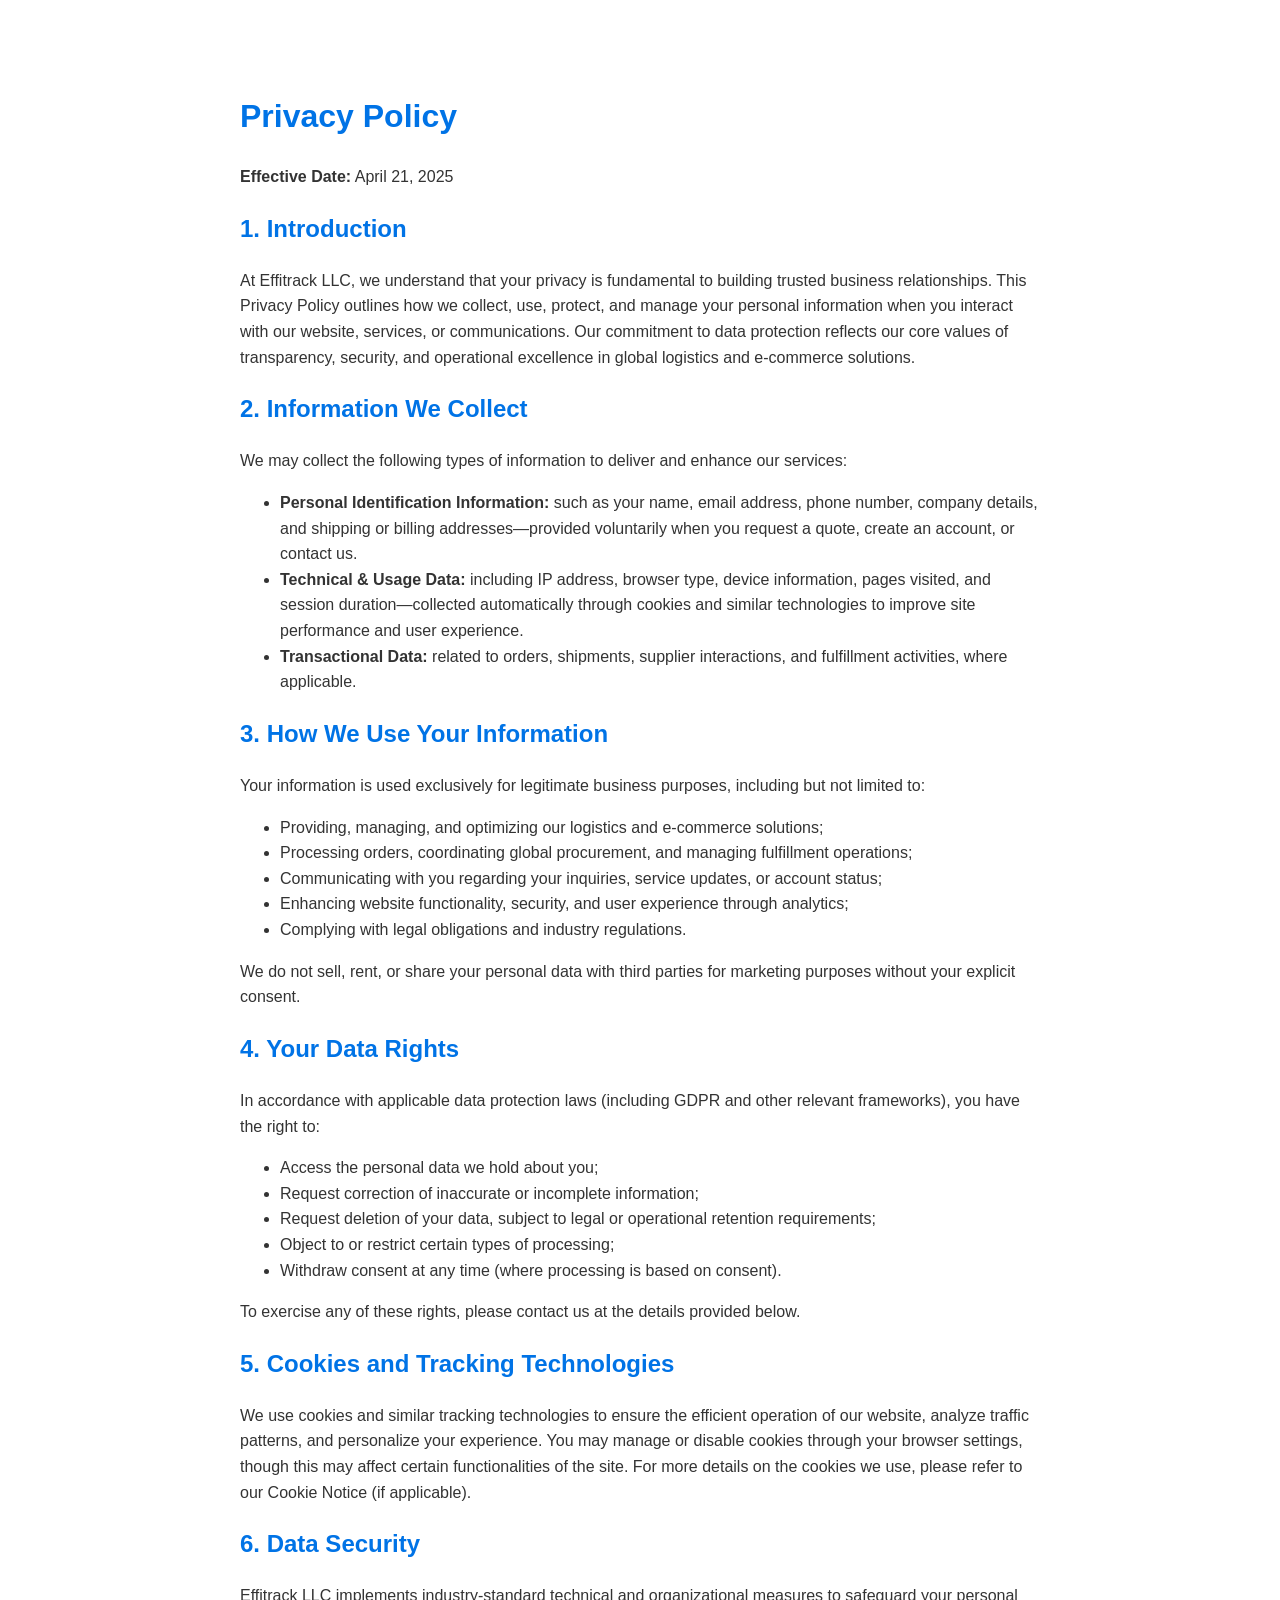
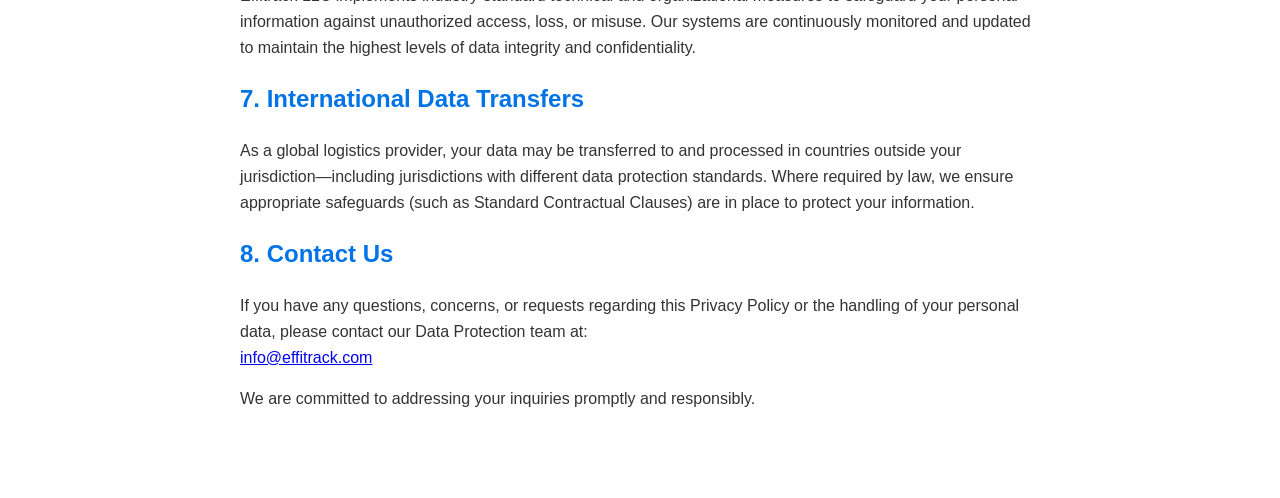
<file: privacy.html>
<!DOCTYPE html>
<html lang="en">
<head>
  <meta charset="UTF-8" />
  <meta name="viewport" content="width=device-width, initial-scale=1.0"/>
  <title>Privacy Policy - Effitrack LLC</title>
  <link rel="icon" type="image/png" sizes="32x32" href="/img/favicon-32x32.png">
  <link rel="stylesheet" href="privacy.css">
</head>
<body>
  <div class="privacy-container">
    <h1>Privacy Policy</h1>
    <p><strong>Effective Date:</strong> April 21, 2025</p>

    <h2>1. Introduction</h2>
    <p>At Effitrack LLC, we understand that your privacy is fundamental to building trusted business relationships. This Privacy Policy outlines how we collect, use, protect, and manage your personal information when you interact with our website, services, or communications. Our commitment to data protection reflects our core values of transparency, security, and operational excellence in global logistics and e-commerce solutions.</p>

    <h2>2. Information We Collect</h2>
    <p>We may collect the following types of information to deliver and enhance our services:</p>
    <ul>
      <li><strong>Personal Identification Information:</strong> such as your name, email address, phone number, company details, and shipping or billing addresses—provided voluntarily when you request a quote, create an account, or contact us.</li>
      <li><strong>Technical & Usage Data:</strong> including IP address, browser type, device information, pages visited, and session duration—collected automatically through cookies and similar technologies to improve site performance and user experience.</li>
      <li><strong>Transactional Data:</strong> related to orders, shipments, supplier interactions, and fulfillment activities, where applicable.</li>
    </ul>

    <h2>3. How We Use Your Information</h2>
    <p>Your information is used exclusively for legitimate business purposes, including but not limited to:</p>
    <ul>
      <li>Providing, managing, and optimizing our logistics and e-commerce solutions;</li>
      <li>Processing orders, coordinating global procurement, and managing fulfillment operations;</li>
      <li>Communicating with you regarding your inquiries, service updates, or account status;</li>
      <li>Enhancing website functionality, security, and user experience through analytics;</li>
      <li>Complying with legal obligations and industry regulations.</li>
    </ul>
    <p>We do not sell, rent, or share your personal data with third parties for marketing purposes without your explicit consent.</p>

    <h2>4. Your Data Rights</h2>
    <p>In accordance with applicable data protection laws (including GDPR and other relevant frameworks), you have the right to:</p>
    <ul>
      <li>Access the personal data we hold about you;</li>
      <li>Request correction of inaccurate or incomplete information;</li>
      <li>Request deletion of your data, subject to legal or operational retention requirements;</li>
      <li>Object to or restrict certain types of processing;</li>
      <li>Withdraw consent at any time (where processing is based on consent).</li>
    </ul>
    <p>To exercise any of these rights, please contact us at the details provided below.</p>

    <h2>5. Cookies and Tracking Technologies</h2>
    <p>We use cookies and similar tracking technologies to ensure the efficient operation of our website, analyze traffic patterns, and personalize your experience. You may manage or disable cookies through your browser settings, though this may affect certain functionalities of the site. For more details on the cookies we use, please refer to our Cookie Notice (if applicable).</p>

    <h2>6. Data Security</h2>
    <p>Effitrack LLC implements industry-standard technical and organizational measures to safeguard your personal information against unauthorized access, loss, or misuse. Our systems are continuously monitored and updated to maintain the highest levels of data integrity and confidentiality.</p>

    <h2>7. International Data Transfers</h2>
    <p>As a global logistics provider, your data may be transferred to and processed in countries outside your jurisdiction—including jurisdictions with different data protection standards. Where required by law, we ensure appropriate safeguards (such as Standard Contractual Clauses) are in place to protect your information.</p>

    <h2>8. Contact Us</h2>
    <p>If you have any questions, concerns, or requests regarding this Privacy Policy or the handling of your personal data, please contact our Data Protection team at:<br>
    <a href="mailto:info@effitrack.io">info@effitrack.com</a></p>
    <p>We are committed to addressing your inquiries promptly and responsibly.</p>
  </div>
</body>
</html>
</file>
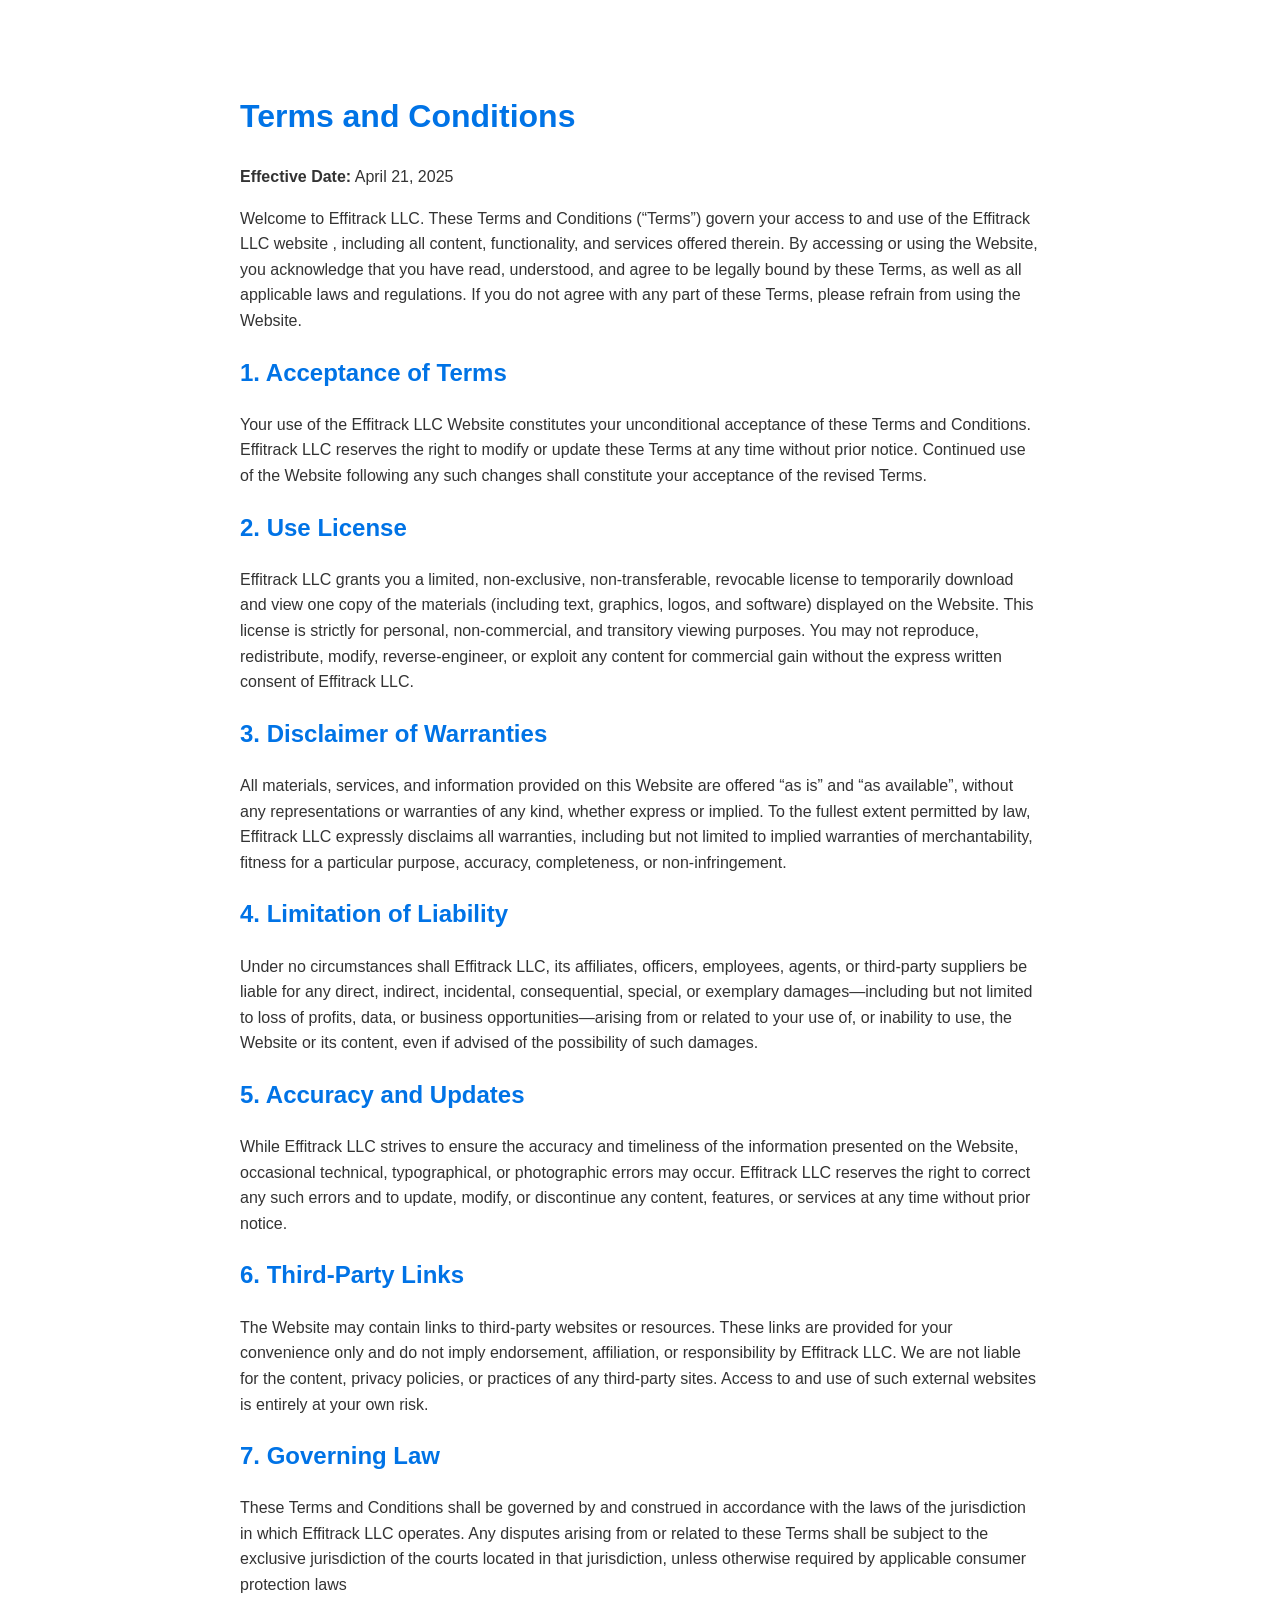
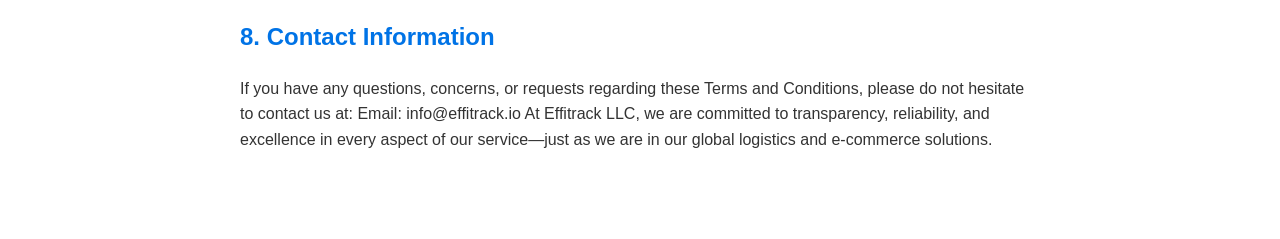
<file: terms.html>
<!DOCTYPE html>
<html lang="en">
<head>
  <meta charset="UTF-8" />
  <meta name="viewport" content="width=device-width, initial-scale=1.0"/>
  <title>Terms and Conditions - Effitrack LLC</title>
    <link rel="icon" type="image/png" sizes="32x32" href="/img/favicon-32x32.png">
  <link rel="stylesheet" href="privacy.css">
</head>
<body>
  <div class="privacy-container">
    <h1>Terms and Conditions</h1>
    <p><strong>Effective Date:</strong> April 21, 2025</p>
    <p>Welcome to Effitrack LLC. These Terms and Conditions (“Terms”) govern your access to and use of the Effitrack LLC website , including all content, 
    functionality, and services offered therein. By accessing or using the Website, you acknowledge that you have read, understood, and agree to be legally bound by these Terms,
    as well as all applicable laws and regulations. If you do not agree with any part of these Terms, 
    please refrain from using the Website.</p>

    <h2>1. Acceptance of Terms</h2>
    <p>Your use of the Effitrack LLC Website constitutes your unconditional acceptance of these Terms and Conditions. Effitrack LLC reserves the right to modify or update these Terms at any time without prior notice. 
    Continued use of the Website following any such changes shall constitute your acceptance of the revised Terms.</p>

    <h2>2. Use License</h2>
    <p>Effitrack LLC grants you a limited, non-exclusive, non-transferable, revocable license to temporarily download and view one copy of the materials 
    (including text, graphics, logos, and software) displayed on the Website. This license is strictly for personal, non-commercial, and transitory viewing purposes.
    You may not reproduce, redistribute, modify, reverse-engineer, or exploit any content for commercial gain without the express written consent of Effitrack LLC.</p>

    <h2>3. Disclaimer of Warranties</h2>
    <p>All materials, services, and information provided on this Website are offered “as is” and “as available”, without any representations or warranties of any kind,
    whether express or implied. To the fullest extent permitted by law, Effitrack LLC expressly disclaims all warranties, including but not 
    limited to implied warranties of merchantability, fitness for a particular purpose, accuracy, completeness, or non-infringement.</p>

    <h2>4. Limitation of Liability</h2>
    <p>Under no circumstances shall Effitrack LLC, its affiliates, officers, employees, agents, or third-party suppliers be liable for any direct, indirect, incidental, 
    consequential, special, or exemplary damages—including but not limited to loss of profits, data, or business opportunities—arising from or related to your use of, 
    or inability to use, the Website or its content, even if advised of the possibility of such damages.</p>

    <h2>5. Accuracy and Updates</h2>
    <p>While Effitrack LLC strives to ensure the accuracy and timeliness of the information presented on the Website, 
    occasional technical, typographical, or photographic errors may occur. Effitrack LLC reserves the right to correct any such errors and to update, 
    modify, or discontinue any content, features, or services at any time without prior notice.</p>

    <h2>6. Third-Party Links</h2>
    <p>The Website may contain links to third-party websites or resources. These links are provided for your convenience only and do not imply endorsement, 
    affiliation, or responsibility by Effitrack LLC. We are not liable for the content, privacy policies, or practices of any third-party sites. 
    Access to and use of such external websites is entirely at your own risk.</p>

    <h2>7. Governing Law</h2>
    <p>These Terms and Conditions shall be governed by and construed in accordance with the laws of the jurisdiction in which Effitrack LLC operates. 
    Any disputes arising from or related to these Terms shall be subject to the exclusive jurisdiction of the courts located in that jurisdiction, 
    unless otherwise required by applicable consumer protection laws</p>

    <h2>8. Contact Information</h2>
    <p>If you have any questions, concerns, or requests regarding these Terms and Conditions, please do not hesitate to contact us at:
    Email: info@effitrack.io

    At Effitrack LLC, we are committed to transparency, reliability, and excellence in every aspect of our service—just as we are in our global logistics and 
    e-commerce solutions.</p>
  </div>
</body>
</html>
</file>
<file: privacy.css>
/* Cookie Banner Styles */
.cookie-banner {
    display: none;
    position: fixed;
    bottom: 0;
    width: 100%;
    background: #f9f9f9;
    color: #333;
    border-top: 1px solid #ccc;
    padding: 1em;
    text-align: center;
    font-family: 'Poppins', sans-serif;
    font-size: 14px;
    z-index: 1000;
}

.cookie-banner a {
    color: #0073e6;
    text-decoration: underline;
}

.cookie-banner button {
    background: #0073e6;
    color: white;
    border: none;
    padding: 8px 16px;
    margin-left: 10px;
    cursor: pointer;
    border-radius: 4px;
}

/* Privacy Page Style */
.privacy-container {
    max-width: 800px;
    margin: 50px auto;
    padding: 20px;
    font-family: 'Poppins', sans-serif;
    line-height: 1.6;
    color: #333;
}

.privacy-container h1,
h2 {
    color: #0073e6;
}
</file>
